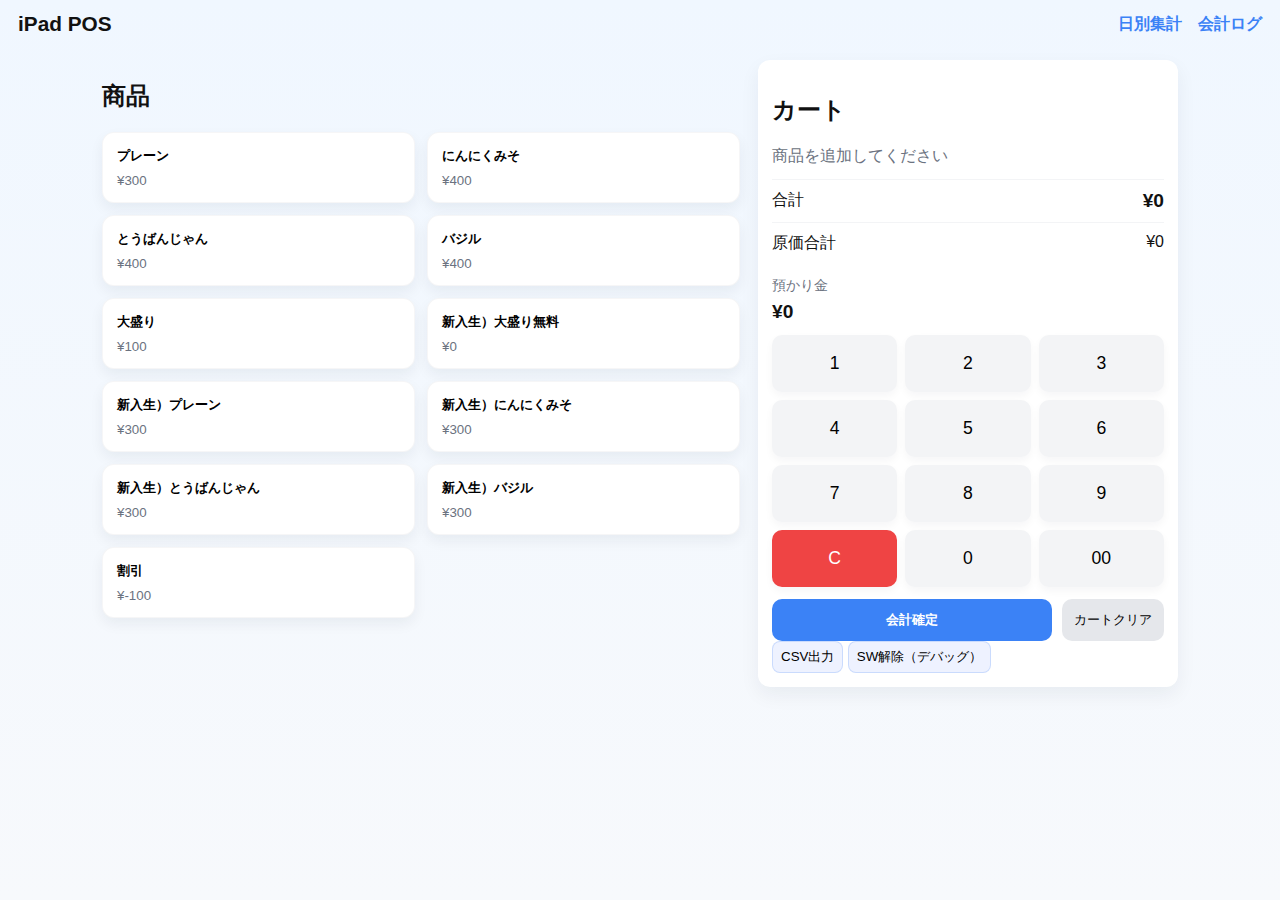
<file: index.html>
<!doctype html>
<html lang="ja">
<head>
<meta charset="utf-8" />
<meta name="viewport" content="width=device-width,initial-scale=1" />
<title>iPad POS - メイン</title>
<link rel="stylesheet" href="style.css" />
<link rel="manifest" href="manifest.json" />
</head>
<body>
<header class="topbar">
  <h1>iPad POS</h1>
  <nav>
    <a href="summary.html">日別集計</a>
    <a href="logs.html">会計ログ</a>
  </nav>
</header>

<main class="container">
  <section class="left-panel">
    <h2>商品</h2>
    <div class="product-grid" id="productGrid"></div>
  </section>

  <section class="right-panel">
    <div class="cart-card">
      <h2>カート</h2>
      <ul id="cartList" class="cart-list"></ul>

      <div class="summary-row">
        <div>合計</div>
        <div class="big" id="totalDisplay">¥0</div>
      </div>
      <div class="summary-row">
        <div>原価合計</div>
        <div id="costDisplay">¥0</div>
      </div>

      <div class="deposit-area">
        <div class="label">預かり金</div>
        <div class="deposit-display" id="depositDisplay">¥0</div>
      </div>

      <div class="keypad-wrap">
        <div id="keypad" class="keypad"></div>
      </div>

      <div class="actions">
        <button id="confirmBtn" class="primary">会計確定</button>
        <button id="resetCartBtn" class="secondary">カートクリア</button>
      </div>

      <div id="changeBox" class="change-box" style="display:none;">お釣り：<span id="changeAmount">¥0</span></div>

      <div class="utility">
        <button id="exportCsv" class="small">CSV出力</button>
        <button id="unregisterSW" class="small">SW解除（デバッグ）</button>
      </div>
    </div>
  </section>
</main>

<script>
/* ====== 設定 ====== */
const LOCAL_KEY = 'pos_sales_v1';
const FIXED_COST_PER_DAY = 500;

/* ====== 商品定義 ====== */
const PRODUCTS = [
    { id: "p1", name: "プレーン", price: 300, cost: 107.6 },
    { id: "p2", name: "にんにくみそ", price: 400, cost: 111.8 },
    { id: "p3", name: "とうばんじゃん", price: 400, cost: 108.7 },
    { id: "p4", name: "バジル", price: 400, cost: 115.6 },
    { id: "p5", name: "大盛り", price:100, cost: 132.6},
    { id: "p6", name: "新入生）大盛り無料", price:0, cost: 25},
    { id: "p7", name: "新入生）プレーン", price: 300, cost: 107.6 },
    { id: "p8", name: "新入生）にんにくみそ", price: 300, cost: 111.8 },
    { id: "p9", name: "新入生）とうばんじゃん", price: 300, cost: 108.7 },
    { id: "p10", name: "新入生）バジル", price: 300, cost: 115.6 },
    { id: "p11", name: "割引", price:-100,cost: 0}
    
];

/* ====== アプリ状態 ====== */
let cart = []; // {id,name,price,cost,quantity}
let depositInput = '';
let sales = JSON.parse(localStorage.getItem(LOCAL_KEY) || '[]');

/* ====== DOM参照 ====== */
const productGrid = document.getElementById('productGrid');
const cartList = document.getElementById('cartList');
const totalDisplay = document.getElementById('totalDisplay');
const costDisplay = document.getElementById('costDisplay');
const depositDisplay = document.getElementById('depositDisplay');
const keypadDiv = document.getElementById('keypad');
const changeBox = document.getElementById('changeBox');
const changeAmount = document.getElementById('changeAmount');

/* ====== 初期表示 ====== */
function renderProducts(){
  productGrid.innerHTML = '';
  PRODUCTS.forEach(p=>{
    const btn = document.createElement('button');
    btn.className = 'product-card';
    btn.innerHTML = `<div class="product-name">${p.name}</div><div class="product-price">¥${p.price}</div>`;
    btn.onclick = ()=> addToCart(p);
    productGrid.appendChild(btn);
  });
}

function addToCart(prod){
  const idx = cart.findIndex(x=>x.id===prod.id);
  if(idx>=0){ cart[idx].quantity++; }
  else cart.push({...prod, quantity:1});
  renderCart();
}

function changeQty(id, delta){
  cart = cart.map(i => i.id===id ? {...i, quantity: Math.max(1, i.quantity+delta)} : i);
  renderCart();
}
function removeFromCart(id){
  cart = cart.filter(i=>i.id!==id);
  renderCart();
}

function renderCart(){
  cartList.innerHTML = '';
  if(cart.length===0){
    cartList.innerHTML = '<li class="muted">商品を追加してください</li>';
  } else {
    cart.forEach(item=>{
      const li = document.createElement('li');
      li.className = 'cart-item';
      li.innerHTML = `
        <div class="cart-item-left">
          <div class="cart-name">${item.name}</div>
          <div class="cart-sub">¥${item.price} × ${item.quantity}</div>
        </div>
        <div class="cart-item-right">
          <div class="cart-price">¥${item.price * item.quantity}</div>
          <div class="qty-controls">
            <button class="small-btn" data-action="dec" data-id="${item.id}">−</button>
            <button class="small-btn" data-action="inc" data-id="${item.id}">＋</button>
            <button class="small-btn danger" data-action="del" data-id="${item.id}">削除</button>
          </div>
        </div>
      `;
      cartList.appendChild(li);
    });
  }
  // attach handlers
  cartList.querySelectorAll('button[data-action]').forEach(b=>{
    const id=b.dataset.id, action=b.dataset.action;
    b.onclick = ()=> {
      if(action==='dec') changeQty(id, -1);
      if(action==='inc') changeQty(id, +1);
      if(action==='del') removeFromCart(id);
    };
  });
  updateSummary();
}

function updateSummary(){
  const total = cart.reduce((s,i)=>s + i.price * i.quantity,0);
  const cost = cart.reduce((s,i)=>s + i.cost * i.quantity,0);
  totalDisplay.textContent = '¥' + total;
  costDisplay.textContent = '¥' + cost;
}

/* ====== テンキー（3x4） ====== */
const KEYS = [['1','2','3'],['4','5','6'],['7','8','9'],['C','0','00']];

function renderKeypad(){
  keypadDiv.innerHTML = '';
  KEYS.forEach(row=>{
    const rowDiv = document.createElement('div'); rowDiv.className='key-row';
    row.forEach(k=>{
      const btn=document.createElement('button');
      btn.className = 'key ' + (k==='C' ? 'key-clear' : k==='OK' ? 'key-ok' : '');
      btn.textContent = k;
      btn.onclick = ()=> handleKey(k);
      rowDiv.appendChild(btn);
    });
    keypadDiv.appendChild(rowDiv);
  });
}

function handleKey(k){
  if(k==='C'){ depositInput=''; depositDisplay.textContent='¥0'; changeBox.style.display='none'; return; }
  if(k==='OK'){ confirmSale(); return; }
  depositInput += k;
  depositDisplay.textContent = '¥' + depositInput;
}

/* ====== 会計確定 ====== */
function confirmSale(){
  const total = cart.reduce((s,i)=>s + i.price * i.quantity,0);
  const payment = parseInt(depositInput || '0',10);
  if(cart.length===0){ alert('カートが空です'); return; }
  if(isNaN(payment) || payment < total){ alert('支払いが不足しています'); return; }
  const ch = payment - total;
  // id: 通し番号（最大+1）
  const nextId = (sales.length>0) ? Math.max(...sales.map(s=>s.id)) + 1 : 1;
  const sale = {
    id: nextId,
    date: new Date().toISOString(),
    items: cart.map(i=>({ id:i.id, name:i.name, price:i.price, cost:i.cost, quantity:i.quantity })),
    total,
    payment,
    change: ch
  };
  sales.push(sale);
  localStorage.setItem(LOCAL_KEY, JSON.stringify(sales));
  // reset
  cart = [];
  depositInput = '';
  depositDisplay.textContent='¥0';
  changeBox.style.display='block';
  changeAmount.textContent = '¥' + ch;
  renderCart();
  alert('会計を保存しました（#' + sale.id + '）');
}

/* ====== CSV出力 ====== */
function exportCSV(){
  if(sales.length===0){ alert('ログがありません'); return; }
  const rows = [];
  // header
  rows.push(['id','date','total','payment','change','items_json']);
  sales.forEach(s=>{
    rows.push([s.id, s.date, s.total, s.payment, s.change, JSON.stringify(s.items)]);
  });
  const csv = rows.map(r=> r.map(c=> `"${String(c).replace(/"/g,'""')}"`).join(',')).join('\n');
  const blob = new Blob([csv], {type:'text/csv'});
  const url = URL.createObjectURL(blob);
  const a = document.createElement('a');
  a.href = url; a.download = 'pos_sales.csv'; a.click();
  URL.revokeObjectURL(url);
}

/* ====== SW解除（デバッグ用） ====== */
async function unregisterSW(){
  if('serviceWorker' in navigator){
    const regs = await navigator.serviceWorker.getRegistrations();
    for(const r of regs) await r.unregister();
    alert('ServiceWorkerを解除しました。再読み込みしてください。');
  } else alert('ServiceWorker非対応ブラウザです');
}

/* ====== 初期化 ====== */
document.getElementById('confirmBtn').onclick = confirmSale;
document.getElementById('resetCartBtn').onclick = ()=>{ cart=[]; renderCart(); depositInput=''; depositDisplay.textContent='¥0'; changeBox.style.display='none'; };
document.getElementById('exportCsv').onclick = exportCSV;
document.getElementById('unregisterSW').onclick = unregisterSW;

renderProducts();
renderCart();
renderKeypad();

/* ====== Service Worker登録（PWA: iPadでホーム画面追加すればオフラインで動く） ====== */
if('serviceWorker' in navigator){
  navigator.serviceWorker.register('sw.js').then(()=> console.log('SW registered')).catch(()=> console.log('SW reg fail'));
}
</script>
</body>
</html>
</file>
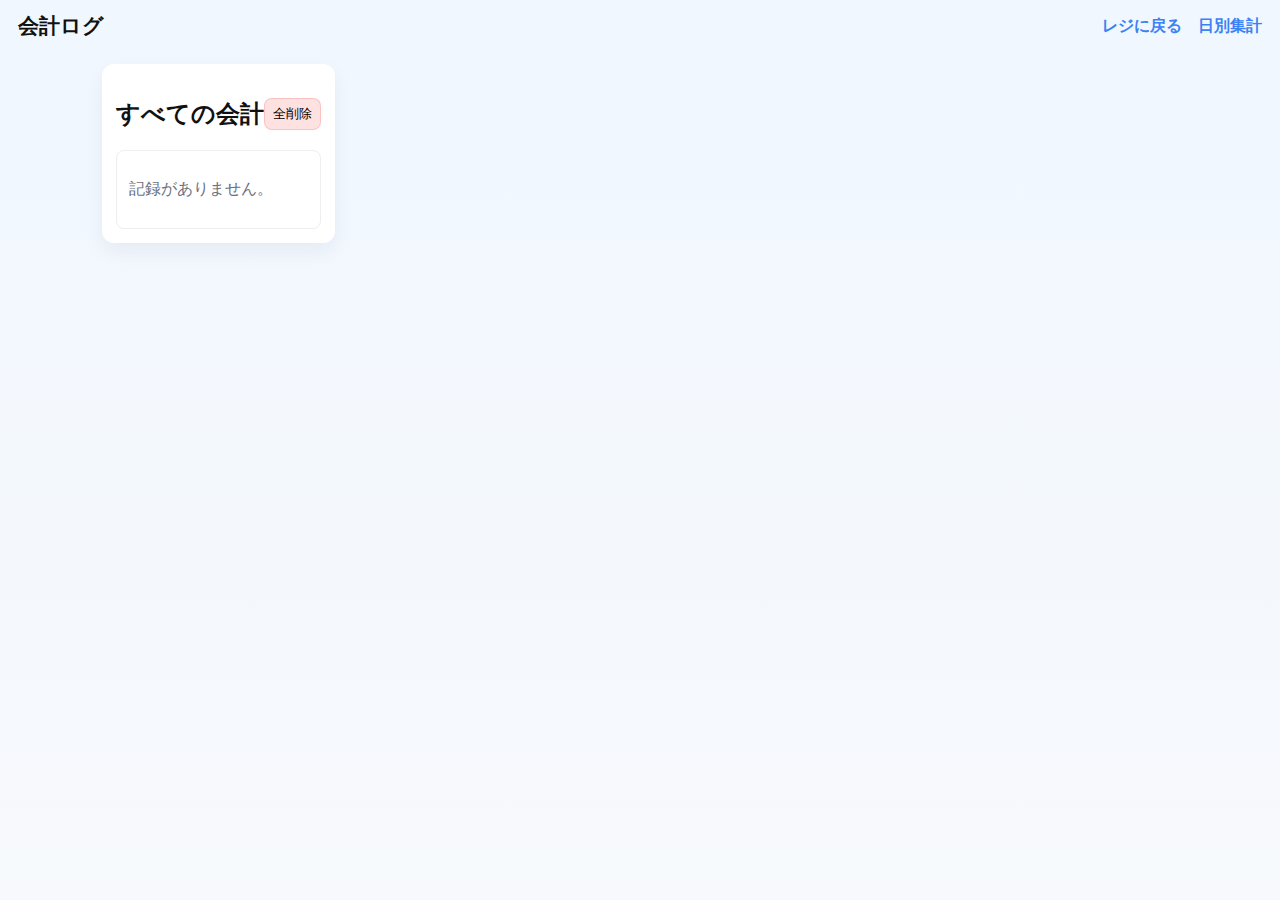
<file: logs.html>
<!doctype html>
<html lang="ja">
<head>
<meta charset="utf-8" />
<meta name="viewport" content="width=device-width,initial-scale=1" />
<title>iPad POS - ログ</title>
<link rel="stylesheet" href="style.css" />
</head>
<body>
<header class="topbar">
  <h1>会計ログ</h1>
  <nav>
    <a href="index.html">レジに戻る</a>
    <a href="summary.html">日別集計</a>
  </nav>
</header>

<main class="container">
  <section class="full">
    <div class="summary-card">
      <div style="display:flex;justify-content:space-between;align-items:center">
        <h2>すべての会計</h2>
        <button id="clearAll" class="small danger">全削除</button>
      </div>
      <div id="logList" class="log"></div>
    </div>
  </section>
</main>

<script>
const LOCAL_KEY = 'pos_sales_v1';
let sales = JSON.parse(localStorage.getItem(LOCAL_KEY) || '[]');
const logList = document.getElementById('logList');

function renderLogs(){
  if(sales.length===0){ logList.innerHTML = '<p class="muted">記録がありません。</p>'; return; }
  logList.innerHTML = sales.slice().reverse().map(s=>{
    const itemsHtml = s.items.map(it=> `<div class="detail-item">${it.name} <span>¥${it.price}×${it.quantity}</span></div>`).join('');
    return `
      <div class="history-row" data-id="${s.id}">
        <div style="display:flex;gap:10px;align-items:center">
          <div class="id">#${s.id}</div>
          <div class="time">${new Date(s.date).toLocaleString()}</div>
        </div>
        <div style="margin-left:auto;text-align:right">
          <div>合計 ¥${s.total}</div>
          <div>受取 ¥${s.payment} / 釣銭 ¥${s.change}</div>
          <div class="history-details">${itemsHtml}</div>
          <div style="margin-top:6px">
            <button class="small" data-action="delete" data-id="${s.id}">取り消す</button>
          </div>
        </div>
      </div>
    `;
  }).join('');
  // hook delete buttons
  document.querySelectorAll('button[data-action="delete"]').forEach(b=>{
    b.onclick = ()=>{
      const id = Number(b.dataset.id);
      if(!confirm('会計 #' + id + ' を取り消しますか？')) return;
      sales = sales.filter(x=>x.id!==id);
      localStorage.setItem(LOCAL_KEY, JSON.stringify(sales));
      renderLogs();
      alert('取り消しました');
    };
  });
}

document.getElementById('clearAll').onclick = ()=>{
  if(!confirm('全てのログを削除しますか？')) return;
  sales = [];
  localStorage.removeItem(LOCAL_KEY);
  renderLogs();
};

renderLogs();
</script>
</body>
</html>
</file>
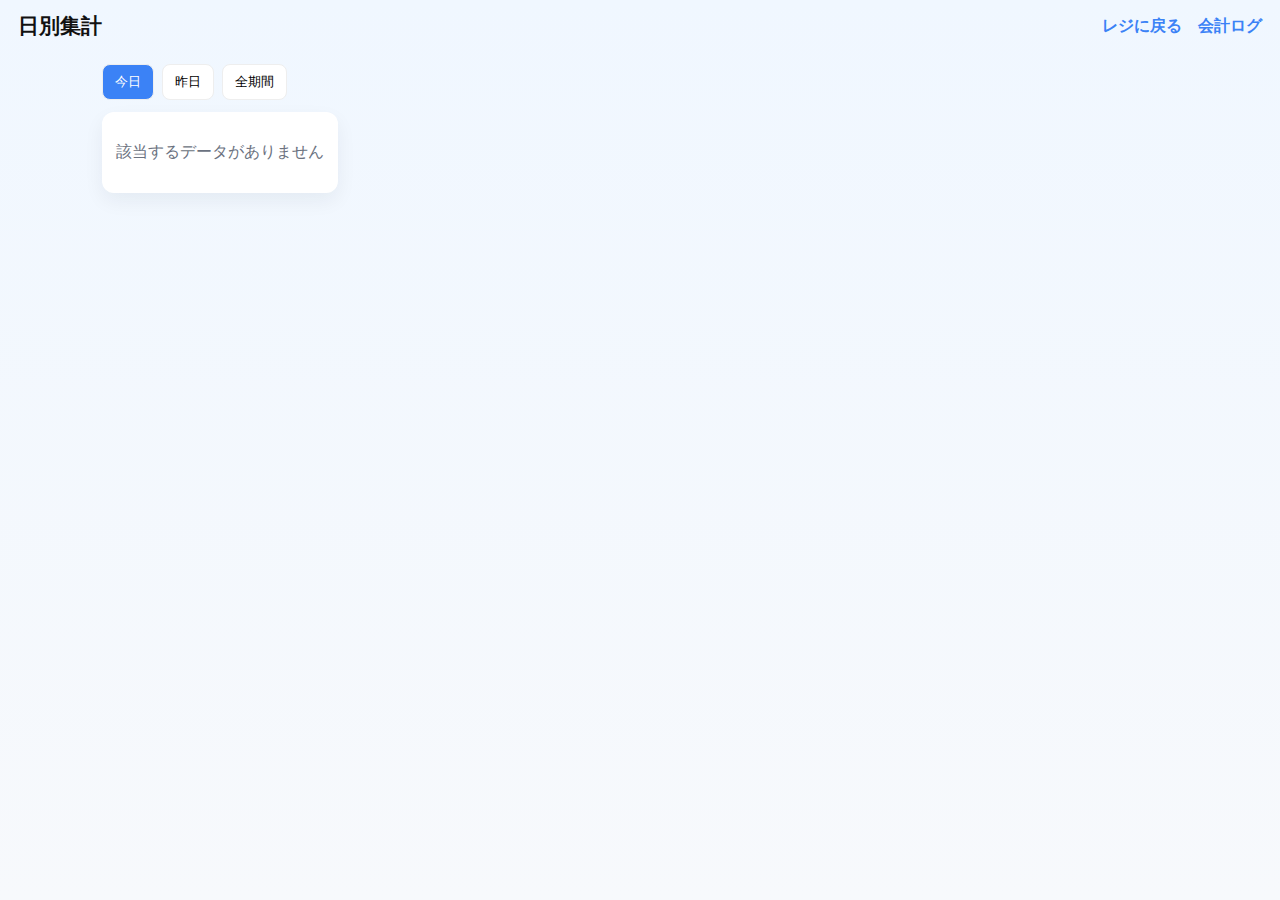
<file: summary.html>
<!doctype html>
<html lang="ja">
<head>
<meta charset="utf-8" />
<meta name="viewport" content="width=device-width,initial-scale=1" />
<title>iPad POS - 日別集計</title>
<link rel="stylesheet" href="style.css" />
</head>
<body>
<header class="topbar">
  <h1>日別集計</h1>
  <nav>
    <a href="index.html">レジに戻る</a>
    <a href="logs.html">会計ログ</a>
  </nav>
</header>

<main class="container">
  <section class="full">
    <div class="controls">
      <button id="btnToday" class="tab active">今日</button>
      <button id="btnYesterday" class="tab">昨日</button>
      <button id="btnAll" class="tab">全期間</button>
    </div>

    <div id="summaryArea" class="summary-card"></div>
  </section>
</main>

<script>
const LOCAL_KEY = 'pos_sales_v1';
const FIXED_COST_PER_DAY = 500;
let sales = JSON.parse(localStorage.getItem(LOCAL_KEY) || '[]');

const summaryArea = document.getElementById('summaryArea');
const btnToday = document.getElementById('btnToday');
const btnYesterday = document.getElementById('btnYesterday');
const btnAll = document.getElementById('btnAll');

function groupByDay(arr){
  const map = {};
  arr.forEach(s=>{
    const day = new Date(s.date).toISOString().slice(0,10);
    map[day] = map[day] || [];
    map[day].push(s);
  });
  return Object.entries(map).map(([day,sl])=> ({day, sales: sl})).sort((a,b)=> b.day.localeCompare(a.day));
}

function calcTotals(list){
  const revenue = list.reduce((s,x)=> s + x.total, 0);
  const cost = list.reduce((s,x)=> s + x.items.reduce((a,b)=> a + b.cost * b.quantity, 0), 0);
  const profit = revenue - cost - FIXED_COST_PER_DAY;
  return { revenue, cost, profit };
}

function render(filter){
  sales = JSON.parse(localStorage.getItem(LOCAL_KEY) || '[]');
  const grouped = groupByDay(sales);
  const today = new Date(); const tStr = today.toISOString().slice(0,10);
  const y = new Date(); y.setDate(today.getDate()-1); const yStr = y.toISOString().slice(0,10);

  let list = [];
  if(filter==='today') list = grouped.filter(g=> g.day === tStr);
  else if(filter==='yesterday') list = grouped.filter(g=> g.day === yStr);
  else list = grouped;

  if(list.length===0) { summaryArea.innerHTML = '<p class="muted">該当するデータがありません</p>'; return; }

  summaryArea.innerHTML = list.map(g=>{
    const totals = calcTotals(g.sales);
    const itemsHtml = g.sales.map(s=>{
      return `<div class="history-row"><div class="time">${new Date(s.date).toLocaleTimeString()}</div><div class="desc">#${s.id} 合計 ¥${s.total}</div></div>`;
    }).join('');
    return `
      <div class="day-block">
        <div class="day-row">
          <div class="day-label">${g.day}</div>
          <div>売上: ¥${totals.revenue}</div>
          <div>純利益: ¥${totals.profit}</div>
        </div>
        <div class="history">${itemsHtml}</div>
      </div>
    `;
  }).join('');
}

btnToday.onclick = ()=> { btnToday.classList.add('active'); btnYesterday.classList.remove('active'); btnAll.classList.remove('active'); render('today'); };
btnYesterday.onclick = ()=> { btnToday.classList.remove('active'); btnYesterday.classList.add('active'); btnAll.classList.remove('active'); render('yesterday'); };
btnAll.onclick = ()=> { btnToday.classList.remove('active'); btnYesterday.classList.remove('active'); btnAll.classList.add('active'); render('all'); };

render('today');
</script>
</body>
</html>
</file>
<file: style.css>
:root{
  --bg:#f7f9fc; --card:#fff; --muted:#6b7280; --accent:#3b82f6; --danger:#ef4444; --ok:#10b981;
  font-family: -apple-system,BlinkMacSystemFont,"Segoe UI",Roboto,"Helvetica Neue",Arial;
}
*{box-sizing:border-box}
body{margin:0;background:linear-gradient(180deg,#f0f7ff 0%, #f7f9fc 100%);color:#111;min-height:100vh}
.topbar{display:flex;justify-content:space-between;align-items:center;padding:12px 18px;background:transparent}
.topbar h1{margin:0;font-size:1.3rem}
.topbar nav a{margin-left:12px;color:var(--accent);text-decoration:none;font-weight:600}

.container{display:flex;gap:18px;padding:12px;max-width:1100px;margin:0 auto}
.left-panel{flex:1}
.right-panel{width:420px}

.product-grid{display:grid;grid-template-columns:repeat(2,1fr);gap:12px}
.product-card{background:var(--card);border-radius:12px;padding:14px;box-shadow:0 6px 14px rgba(13,38,59,0.06);border:1px solid rgba(15,23,42,0.04);text-align:left;cursor:pointer}
.product-name{font-weight:600}
.product-price{margin-top:8px;color:var(--muted)}

.cart-card{background:var(--card);padding:14px;border-radius:12px;box-shadow:0 8px 20px rgba(13,38,59,0.06)}
.cart-list{list-style:none;padding:0;margin:8px 0 12px 0}
.cart-item{display:flex;justify-content:space-between;padding:8px 0;border-bottom:1px dashed #eee}
.cart-item-left{display:flex;flex-direction:column}
.cart-name{font-weight:600}
.cart-sub{color:var(--muted);font-size:0.9rem}
.cart-item-right{display:flex;flex-direction:column;align-items:flex-end}
.cart-price{font-weight:700}
.qty-controls{display:flex;gap:6px;margin-top:6px}
.small-btn{background:#f3f4f6;border-radius:6px;padding:6px 8px;border:0;cursor:pointer}
.small-btn.danger{background:var(--danger);color:#fff}

.summary-row{display:flex;justify-content:space-between;padding:10px 0;border-top:1px solid #f3f4f6}
.big{font-size:1.2rem;font-weight:700}

.deposit-area{margin-top:12px}
.label{font-size:0.9rem;color:var(--muted)}
.deposit-display{font-size:1.2rem;font-weight:700;margin-top:6px}

.keypad{display:flex;flex-direction:column;gap:8px;margin-top:12px}
.key-row{display:flex;gap:8px}
.key{flex:1;padding:18px;border-radius:10px;background:#f3f4f6;border:0;font-size:1.1rem;cursor:pointer;box-shadow:0 4px 8px rgba(13,38,59,0.04)}
.key-clear{background:var(--danger);color:#fff}
.key-ok{background:var(--ok);color:#fff}

.actions{display:flex;gap:10px;margin-top:12px}
.primary{flex:1;background:var(--accent);color:#fff;padding:12px;border-radius:10px;border:0;font-weight:700;cursor:pointer}
.secondary{background:#e5e7eb;padding:12px;border-radius:10px;border:0;cursor:pointer}

.change-box{margin-top:12px;background:#ecfdf5;border-radius:8px;padding:10px;color:#065f46}
.change-amount{font-weight:800}

.small{padding:6px 8px;border-radius:8px;background:#eef2ff;border:1px solid rgba(59,130,246,0.2);cursor:pointer}
.small.danger{background:#fee2e2;border:1px solid rgba(239,68,68,0.2)}

.log{width:100%;background:var(--card);padding:12px;border-radius:8px;border:1px solid #eee;max-height:60vh;overflow:auto}
.history-row{background:#fafafa;padding:8px;border-radius:8px;margin-top:6px;display:flex;justify-content:space-between;align-items:center}
.detail-item{display:flex;justify-content:space-between;padding:2px 0;font-size:0.95rem;color:#333}
.muted{color:var(--muted)}

.controls{display:flex;gap:8px;margin-bottom:12px}
.tab{padding:8px 12px;border-radius:8px;background:#fff;border:1px solid #eee;cursor:pointer}
.tab.active{background:var(--accent);color:#fff}
.summary-card{width:100%;max-width:760px;background:var(--card);padding:14px;border-radius:12px;box-shadow:0 8px 20px rgba(13,38,59,0.06)}
.day-block{border-top:1px solid #f3f4f6;padding-top:12px;margin-top:12px}
.history{margin-top:8px}
.history-row .time{width:90px;color:var(--muted);font-size:0.9rem}
.history-row .desc{flex:1}

@media (max-width:900px){
  .container{flex-direction:column;padding:10px}
  .right-panel{width:100%}
  .product-card{width:100%}
}
</file>
